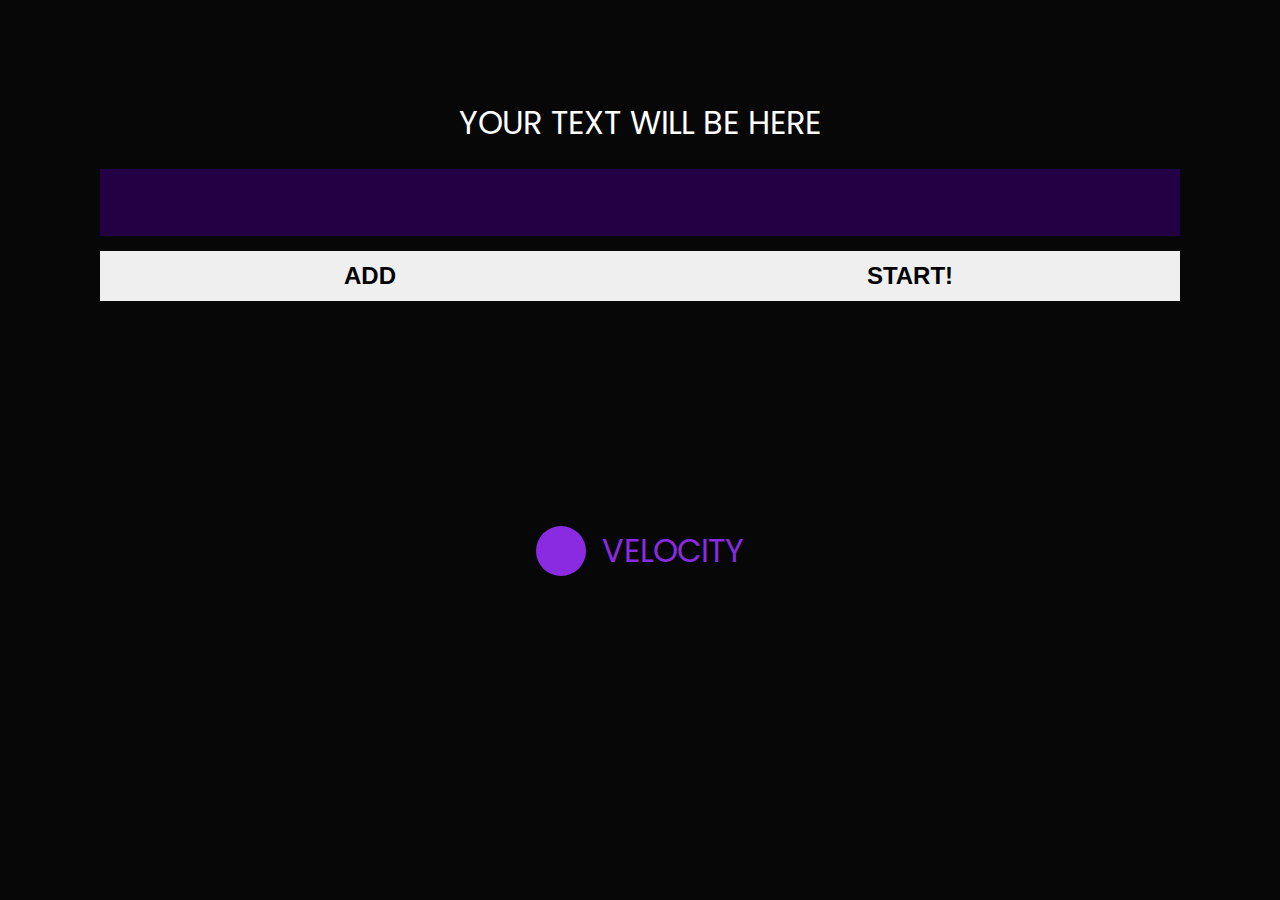
<file: Day 001 - Text Vertical Scroller/index.html>
<!DOCTYPE html>
<html lang="en">
<head>
    <meta charset="UTF-8">
    <meta name="viewport" content="width=device-width, initial-scale=1.0">
    <title>Text Vertical Scroller</title>
    <link rel="stylesheet" href="style.css">
</head>
<body>
    <section class="scroller-container">
        <div class="scroller-box">
            <div class="scroller-display">
                <p class="scroller-text-output">YOUR TEXT WILL BE HERE</p>
            </div>
            <input type="text" class="scroller-input-text" >
        </div>
        <div class="buttons">
            <button class="btn-add">ADD</button>
            <button class="btn-start">START!</button>
        </div>
        <div class="scroller-time">
            <input type="text" class="scroller-set-time">
            <p>VELOCITY</p>
        </div>

    </section>
    <script src="main.js"></script>
</body>
</html>
</file>
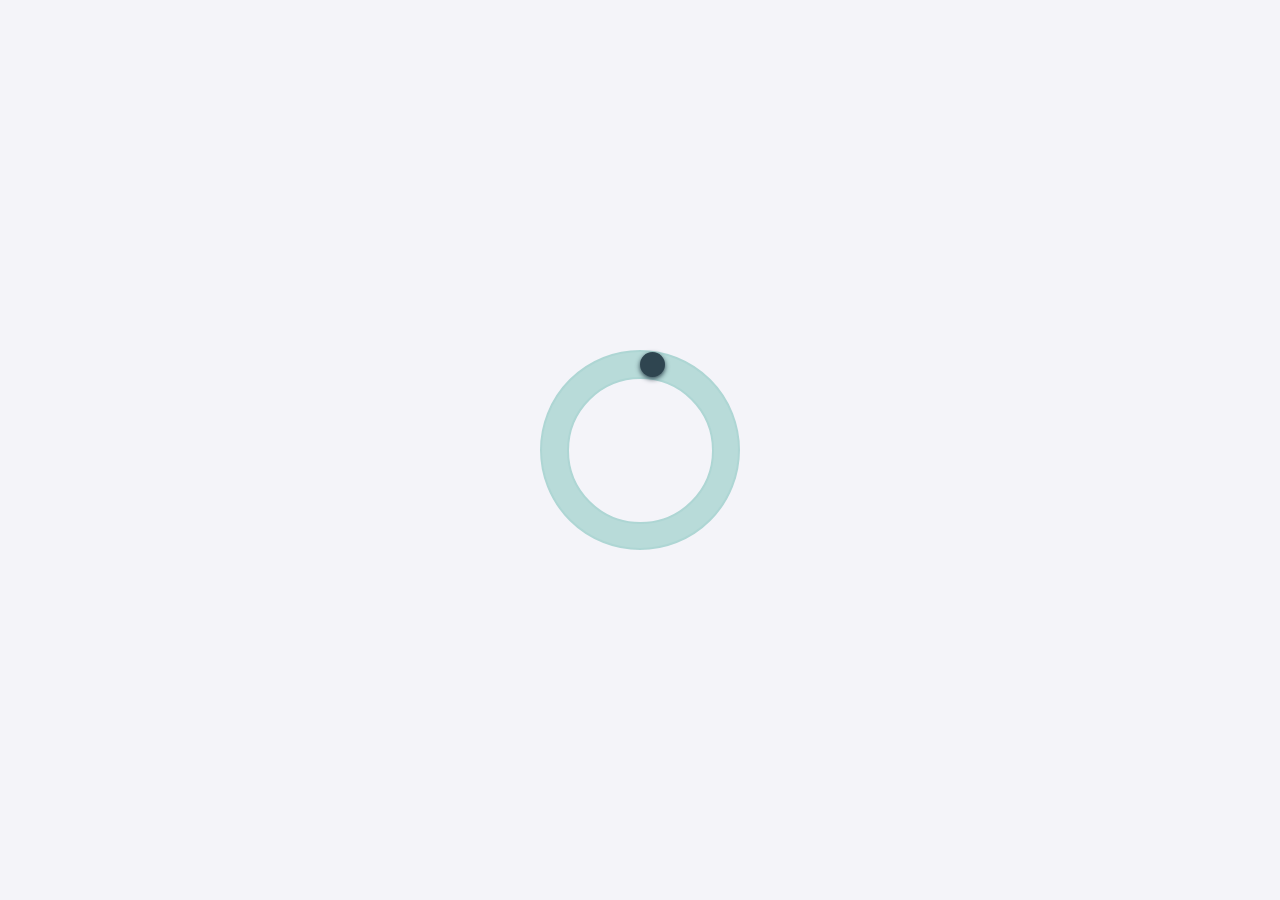
<file: Day 002 - Circle Animation/index.html>
<!DOCTYPE html>
<html lang="pt-BR">
<head>
    <meta charset="UTF-8">
    <meta name="viewport" content="width=device-width, initial-scale=1.0">
    <link rel="stylesheet" href="style.css">
    <title>Circle Animation</title>
</head>
<body>
    <div class="container">
        <div class="loader"> <span></span> </div>
      </div>
</body>
</html>
</file>
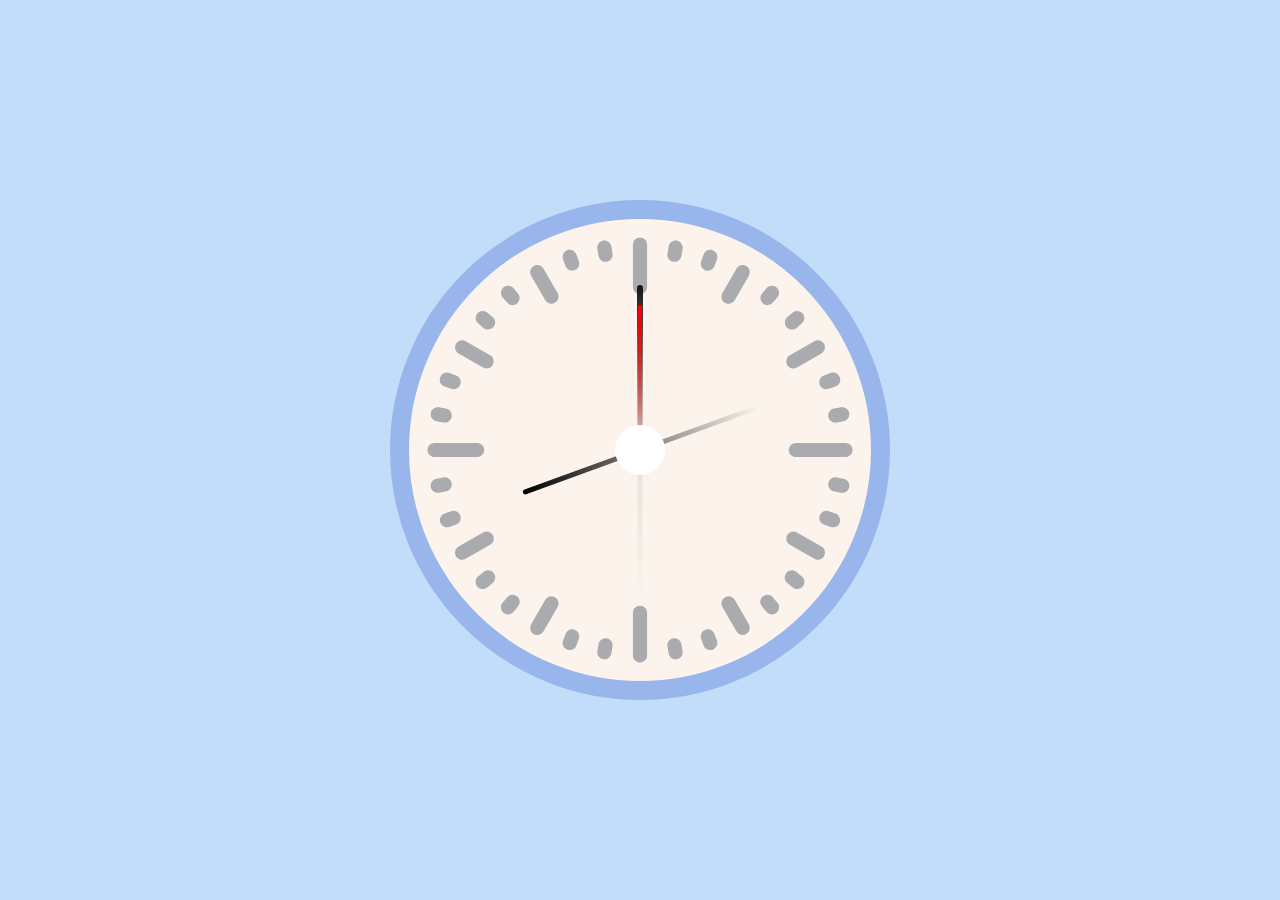
<file: Day 003 - Wall Clock/index.html>
<!DOCTYPE html>
<html lang="en">
<head>
    <meta charset="UTF-8">
    <meta name="viewport" content="width=device-width, initial-scale=1.0">
    <title>Day 003 - Wall clock</title>
    <link rel="stylesheet" href="style.css">
</head>
<body>
    <div class="clock">

        <div class="hour">
            <div class="h"></div>
        </div>
        <div class="min">
            <div class="m"></div>
        </div>
        <div class="sec">
            <div class="s"></div>
        </div>
    </div>
    <script src="main.js"></script>
</body>

</html>
</file>
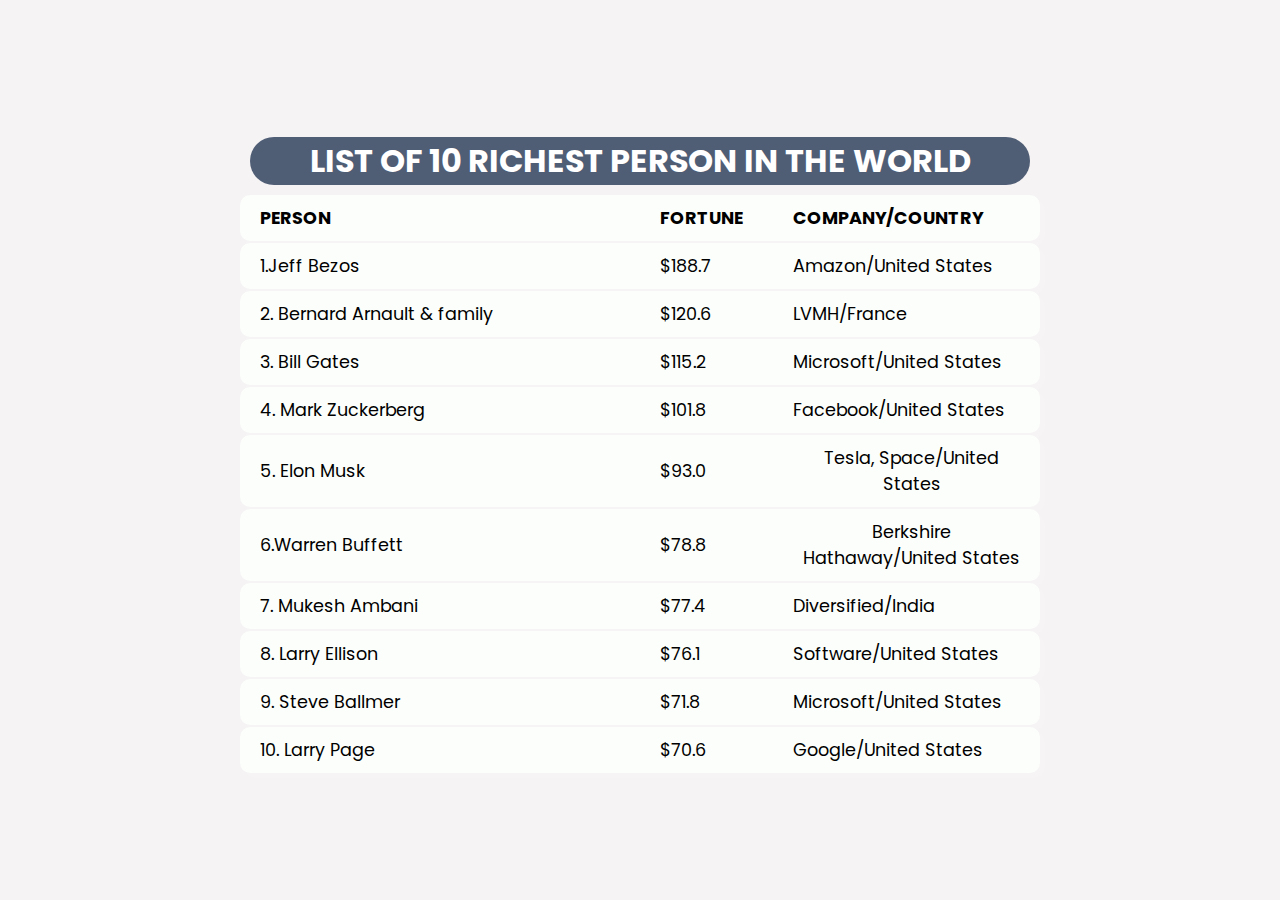
<file: Day 004 - List Most Richest Person/index.html>
<!DOCTYPE html>
<html lang="en">

<head>
    <meta charset="UTF-8">
    <meta name="viewport" content="width=device-width, initial-scale=1.0">
    <title>Document</title>
    <link rel="stylesheet" href="style.css">
</head>

<body>
    <section class="container">
        <h1 class="person-title">LIST OF 10 RICHEST PERSON IN THE WORLD</h1>
        <div class="person-grid">
            <div class="person name title">PERSON</div>
            <div class="person fortune title">FORTUNE</div>
            <div class="person country title"> COMPANY/COUNTRY</div>
        </div>
        <div class="person-grid">
            <div class="person name">1.Jeff Bezos</div>
            <div class="person fortune">$188.7</div>
            <div class="person country"> Amazon/United States </div>
        </div>
        <div class="person-grid">
            <div class="person name">2. Bernard Arnault & family </div>
            <div class="person fortune">$120.6</div>
            <div class="person country">LVMH/France</div>
        </div>

        <div class="person-grid">
            <div class="person name">3. Bill Gates </div>
            <div class="person fortune">$115.2</div>
            <div class="person country">Microsoft/United States</div>
        </div>
        <div class="person-grid">
            <div class="person name">4. Mark Zuckerberg</div>
            <div class="person fortune">$101.8</div>
            <div class="person country">Facebook/United States</div>
        </div>
        <div class="person-grid">
            <div class="person name">5. Elon Musk</div>
            <div class="person fortune">$93.0</div>
            <div class="person country">Tesla, Space/United States</div>
        </div>
        <div class="person-grid">
            <div class="person name">6.Warren Buffett</div>
            <div class="person fortune">$78.8</div>
            <div class="person country">Berkshire Hathaway/United States</div>
        </div>
        <div class="person-grid">
            <div class="person name">7. Mukesh Ambani</div>
            <div class="person fortune">$77.4</div>
            <div class="person country">Diversified/India</div>
        </div>
        <div class="person-grid">
            <div class="person name">8. Larry Ellison</div>
            <div class="person fortune">$76.1</div>
            <div class="person country">Software/United States</div>
        </div>
        <div class="person-grid">
            <div class="person name">9. Steve Ballmer</div>
            <div class="person fortune">$71.8</div>
            <div class="person country">Microsoft/United States</div>
        </div>
        <div class="person-grid">
            <div class="person name">10. Larry Page</div>
            <div class="person fortune">$70.6</div>
            <div class="person country">Google/United States</div>
        </div>
    </section>

</body>

</html>
</file>
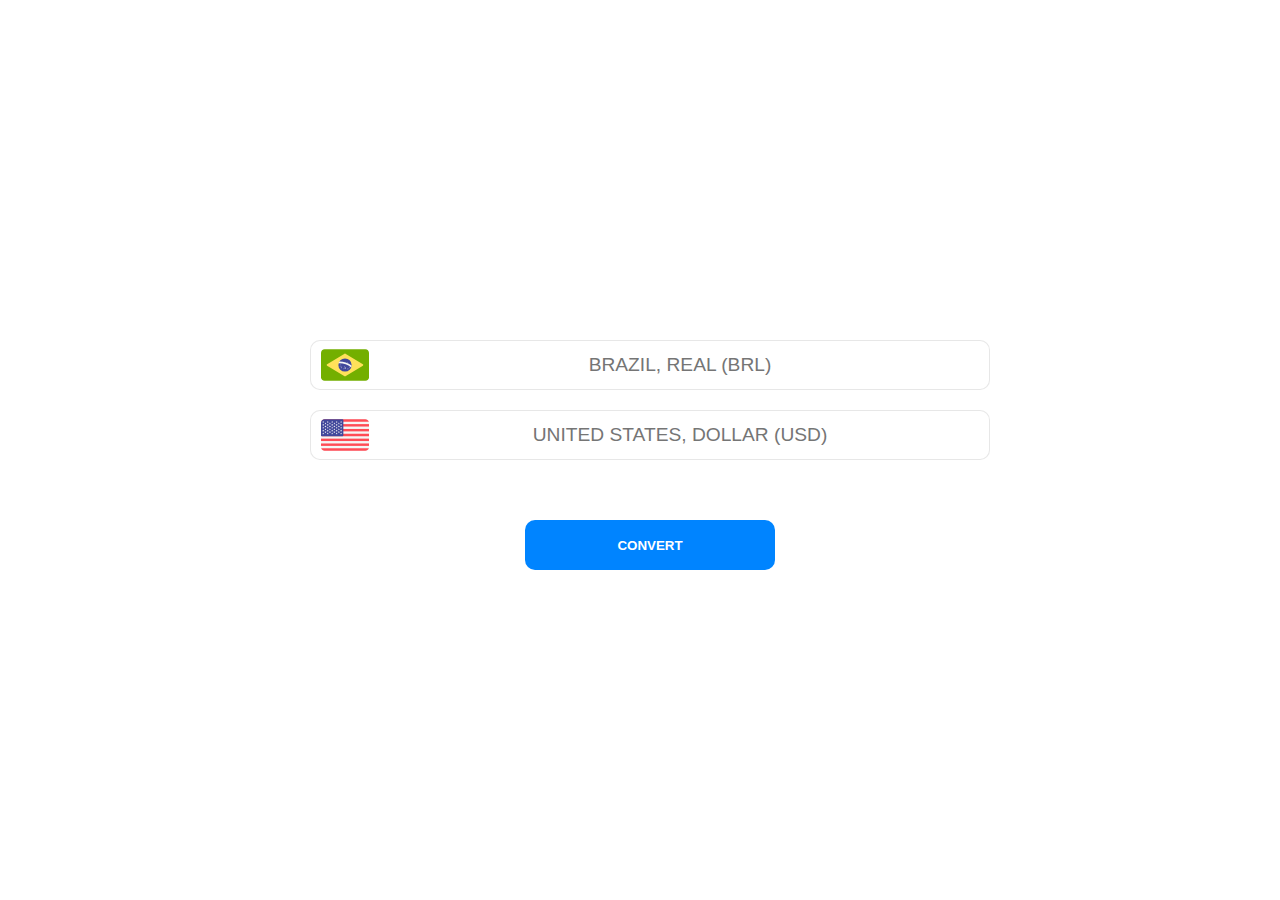
<file: Day 005- Currency Conversion/index.html>
<!DOCTYPE html>
<html lang="en">
<head>
    <meta charset="UTF-8">
    <meta name="viewport" content="width=device-width, initial-scale=1.0">
    <title>Document</title>
    <link rel="stylesheet" href="style.css">
</head>
<body>
    <section class="form-conv">
        <input type="text"  id="freal" placeholder="BRAZIL, REAL (BRL)">
        <input type="text" id="fdollar"  placeholder="UNITED STATES, DOLLAR (USD)" >
        <input type="submit"  class="f-btn" id="f-btn" name="f-btn" value="CONVERT">
    </section>
    <script src="main.js"></script>
</body>
</html>
</file>
<file: Day 001 - Text Vertical Scroller/style.css>
@import url('https://fonts.googleapis.com/css2?family=Poppins:wght@400;500;700&display=swap');

:root{
    --primary-color:  #8a2be2;
    --second-color: #230044;
}
*{
    margin: 0;
    padding: 0;
    box-sizing: border-box;
}

body{
    font-family: 'Poppins', sans-serif;
    display: flex;
    justify-content:center;
    align-items: center;
    min-width: 100vw;
    min-height: 100vh;
    background-color: #070707;
    color: white;
}
.scroller-container{
    width: 1100px;
    margin: 0 auto;
    display: flex;
    justify-content: center;
    flex-direction: column;
    padding: 10px;
}
.scroller-box{
    margin: 0 auto;
    display: block;
    width: 100%;
}

.scroller-display{
    display: block;
    width: 100%;
    height: 50px;
    overflow: hidden;
}
.scroller-text-output{
    display: block;
    position: relative;
    width: 100%;
    text-align:center;
    font-size: 2em;
    margin-bottom: 50px;
    top: 0px;
}

.scroller-input-text{
    position: relative;
    display: block;
    width: 100%;
    text-align: center;
    padding: 15px;
    margin-top:20px;
    font-size: 2em;
    background-color: var(--second-color);
    color: var(--primary-color);
    outline: none;
    border: none;

}
.scroller-time{
    display: flex;
    align-items: center;
    justify-content: center;
    width: 100%;
    height: 500px;
    padding: 10px;
}

.buttons{
    display: flex;
    justify-content: space-evenly;
    margin-top: 15px;
}
.btn-add, .btn-start{
    border: none;
    outline: none;
    font-weight: 700;
    font-size: 1.5em;
}
.btn-add{
    width: 50%;
    height: 50px;
}

.btn-start{
    width: 50%;
    height: 50px;

}

.scroller-set-time{
    width: 50px;
    height: 50px;
    margin-right: 1em;
    text-align: center;
    color: #fff;
    font-size: 1em;
    font-weight: 700;
    background-color: var(--primary-color);
    border-radius: 50px;
    outline: none;
    border: none;
}

.scroller-time p {
    font-size: 2em;
    color: var(--primary-color);
}
</file>
<file: Day 002 - Circle Animation/style.css>
* {
  margin: 0;
  padding: 0;
  box-sizing: border-box;
}
body {
  background: #f4f4f9;
  min-height: 100vh;
  display: flex;
  align-items: center;
  justify-content: center;
}

.container {
  position: relative;
  width: 100%;
  display: flex;
  align-items: center;
  justify-content: center;
}

.loader {
  position: relative;
  width: 200px;
  height: 200px;
  background: #b8dbd9;
  border-radius: 50%;
  animation: anima 3s linear infinite;
  border: 2px solid #aed6d4;
}

@keyframes anima {
  0% {
    transform: rotate(0deg);
  }
  100% {
    transform: rotate(360deg);
  }
}
.loader:after {
  content: "";
  position: absolute;
  top: 0;
  left: 50%;
  width: 25px;
  height: 25px;
  background: #2f4550;
  border-radius: 50%;
  box-shadow: 0 2px 5px #2f4550;
}
span {
  content: "";
  position: absolute;
  top: 25px;
  left: 25px;
  width: 75%;
  height: 75%;
  border-radius: 50%;
  background: #f4f4f9;
  border: 2px solid #aed6d4;
}
</file>
<file: Day 003 - Wall Clock/style.css>
*{
    margin: 0;
    padding: 0;
    box-sizing: border-box;
}

body{
    min-height: 100vh;
    display: flex;
    align-items: center;
    justify-content: center;
    background-color: #C1ddfa;
    
}

.clock{
    width:500px;
    height: 500px;
    background-image: url(images/clock.svg);
    background-size: 550px 550px;
    background-position: center;
    background-color: #fcf4ec;
    border-radius: 50%;
    border: 1.2em solid #98b6ec;
    display: flex;
    justify-content: center;
    align-items: center;
}

.clock::before{
    content: '';
    position: absolute;
    background-color: #fff;
    width: 50px;
    height: 50px;
    border-radius: 50%;
    z-index: 10000;
}
.hour, .min, .sec{
    position: absolute;
    justify-content: center;
   
}

.h{
    width: 5px;
    height: 250px;
    border-radius: 10px 10px 0 0 ;
    transform: rotateZ(250deg);
    background-image: linear-gradient(to bottom,#000, #ff800000);
}

.m{
    width: 6px;
    height: 330px;
    border-radius: 10px 10px 0 0 ;
    background-image: linear-gradient(to bottom, #161616,#0000000a, #ff800000);
}

.s{
    width: 4px;
    height: 290px;
    border-radius: 10px 10px 0 0 ;
    background-image: linear-gradient(to bottom, red,  #0000000c, #ff800000);
}
</file>
<file: Day 004 - List Most Richest Person/style.css>
@import url('https://fonts.googleapis.com/css2?family=Poppins:wght@400;500;700&display=swap');

* {
    margin    : 0;
    padding   : 0;
    box-sizing: border-box;
}

body {
    font-family    : 'Poppins', sans-serif;
    display        : flex;
    min-height     : 100vh;
    justify-content: center;
    align-items    : center;
    background     : #f5f3f4;
}

.container {
    max-width: 800px;
}

.person-grid {
    display              : grid;
    grid-template-columns: 3fr 1fr 2fr;
    margin-top           : 2px;
    border-radius        : 10px;
    background           : #fbfefb;
    box-shadow           : 5px 5px rgb(255, 255, 255, 0.1);
}

.person-title {
    text-align   : center;
    margin       : 10px;
    background   : #4f5d75;
    color        : #fff;
    border-radius: 25px;
}

.person {
    display    : flex;
    align-items: center;
    font-size  : 1.1rem;
    padding    : 10px 10px 10px 20px;
    text-align : center;
}

.name {
    text-align: left;
}

.title {
    font-weight: 700;
}

@media screen and (max-width:768px) {
    .container{
        max-width:600px;
    }
    .person-grid {
        display              : grid;
        grid-template-columns: 3fr 1fr 2fr;
    }
    .person-title{
        padding: 1.0rem;
    }
    .person{
        font-size: 0.9rem;
    }
}

@media screen and (max-width:425px){
    .container{
        max-width:300px;
    }
    .person-grid {
        display              : grid;
        grid-template-columns: 2fr 1fr 2fr;
    }
    .person-title{
        padding: 0.8rem;
    }
    .person{
        font-size: 0.7rem;
    }
}

@media screen and (max-width:320px){
    .container{
        max-width:250px;
    }
    .person-grid {
        display              : grid;
        grid-template-columns: 1fr 1fr 1fr;
    }
    .person-title{
        padding: 0.5rem;
    }
    .person{
        font-size: 0.5rem;
    }
}
</file>
<file: Day 005- Currency Conversion/style.css>
*{
    margin: 0;
    padding: 0;
    box-sizing: border-box;
}

body{
    min-height: 100vh;
    display: flex;
    justify-content: center;
    align-items: center;
}

.form-conv{
    padding: 10px;
    display: flex;
    flex-wrap: wrap;
    max-width: 700px;
    height: auto;
    width: 100%;
    flex-direction: column;
    text-align: center;
    justify-content: space-between;
    align-items: center;
    
}

#fdollar, #freal{
    height: 50px;
    width: 100%;
    margin: 10px;
    text-align: center;
    font-size: 1.2rem;
    border: 1px solid rgba(2, 0, 0, 0.096);
    border-radius: 10px;
    
}

#fdollar:focus, #freal:focus {
    box-shadow:0px 0px 1px 2px #0070d8;
    outline: none;
}

#fdollar{
    background-image: url(images/us.svg);
    background-position: cover;
    background-repeat: no-repeat;
    background-position-x: 10px;
    padding-left: 60px;
}

#freal{
    background-image: url(images/brazil.svg);
    background-position: cover;
    background-repeat: no-repeat;
    background-position-x: 10px;
    padding-left: 60px;
}

#f-btn{
    margin-top: 50px;
    background-color: #0084ff;
    width: 250px;
    height: 50px;
    border-radius: 10px;
    outline: none;
    border: none;
    color: #fff;
    font-weight: 900;
}

#f-btn:hover{
    background-color: #0070d8;
    transition: 2s;
}
</file>
